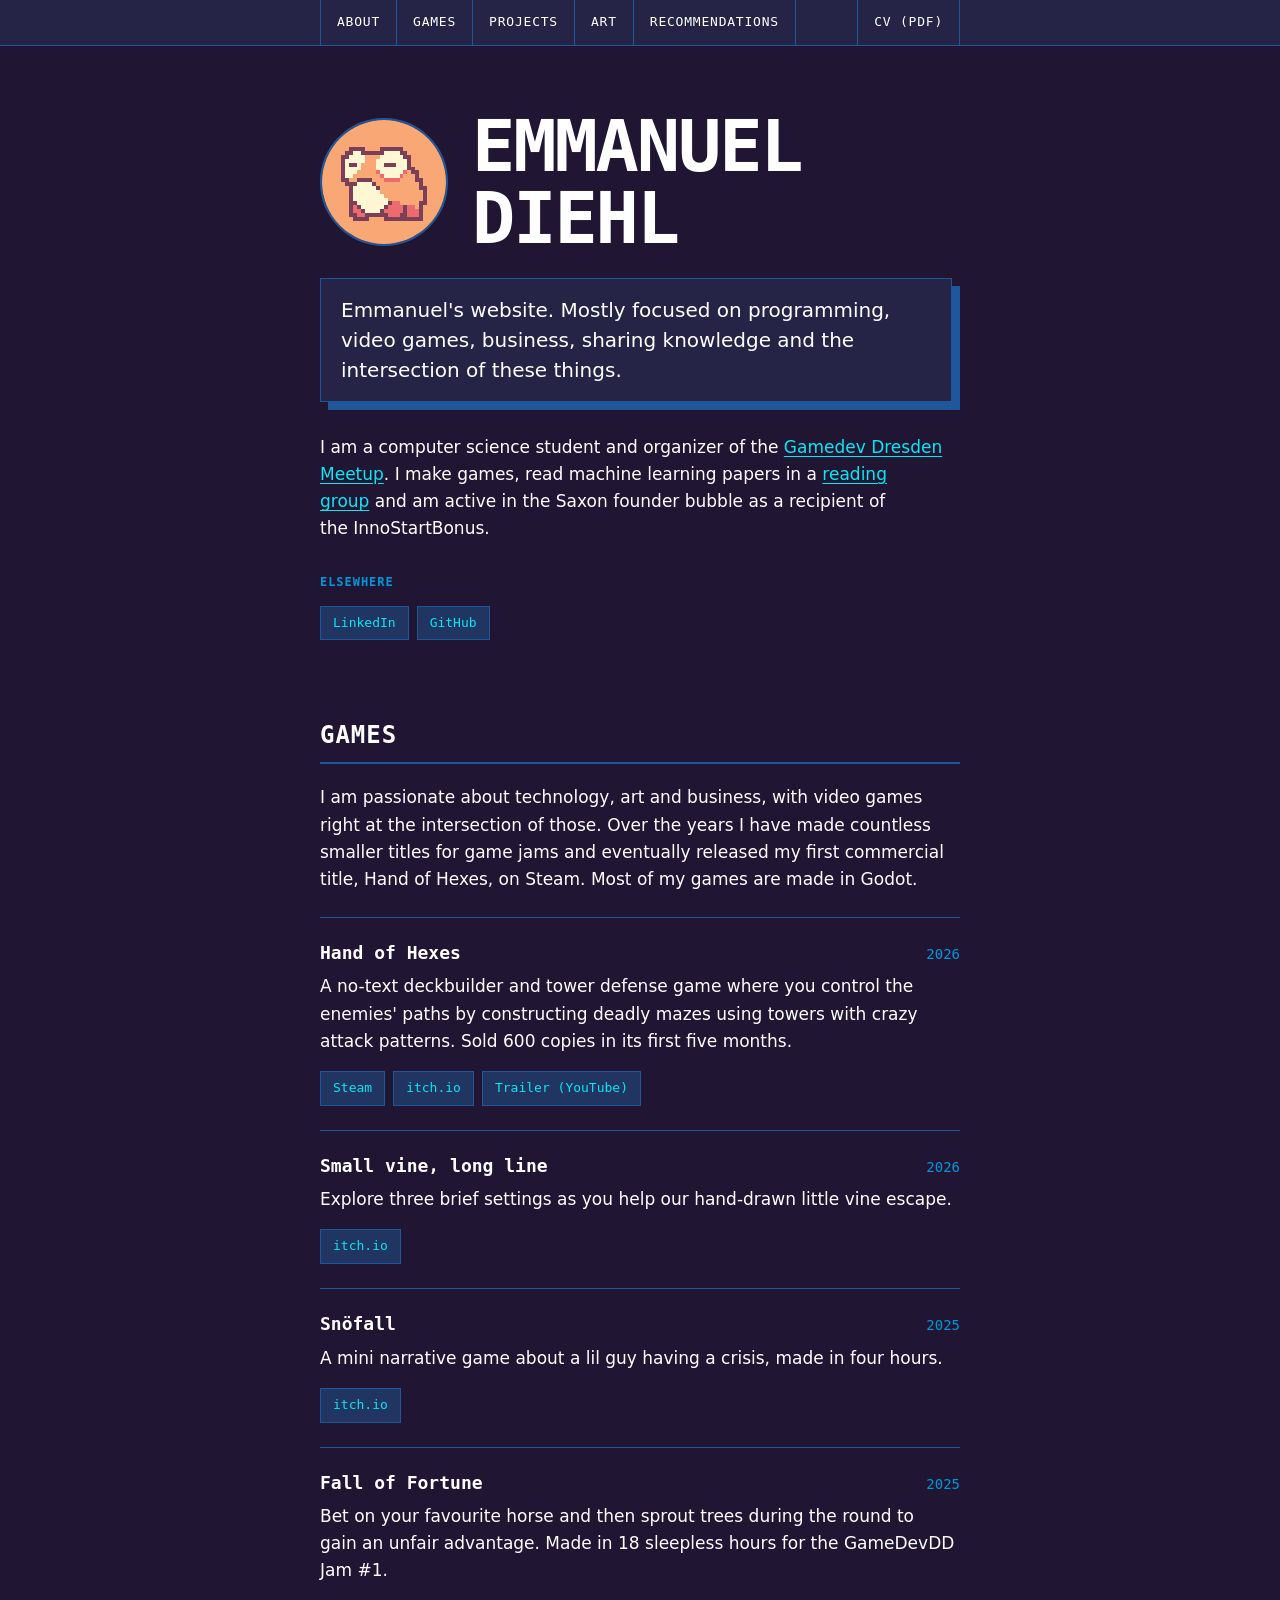
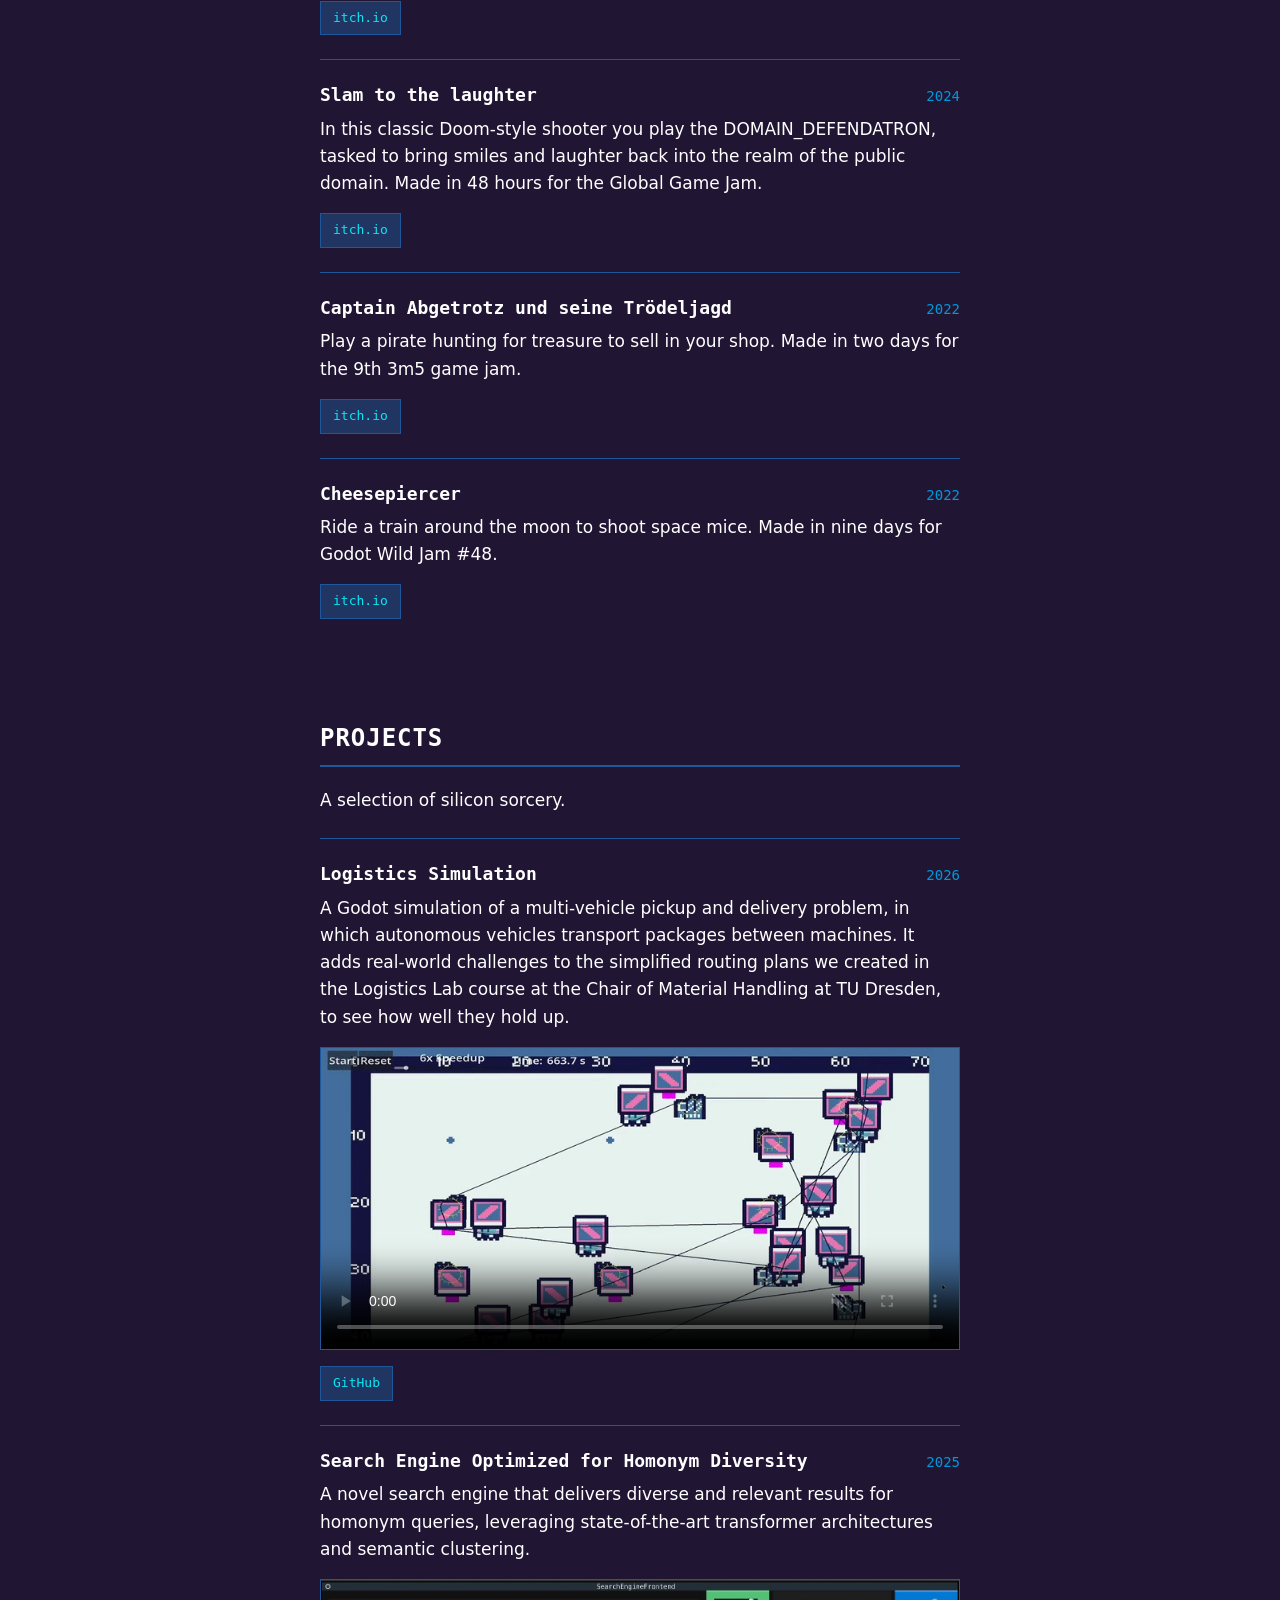
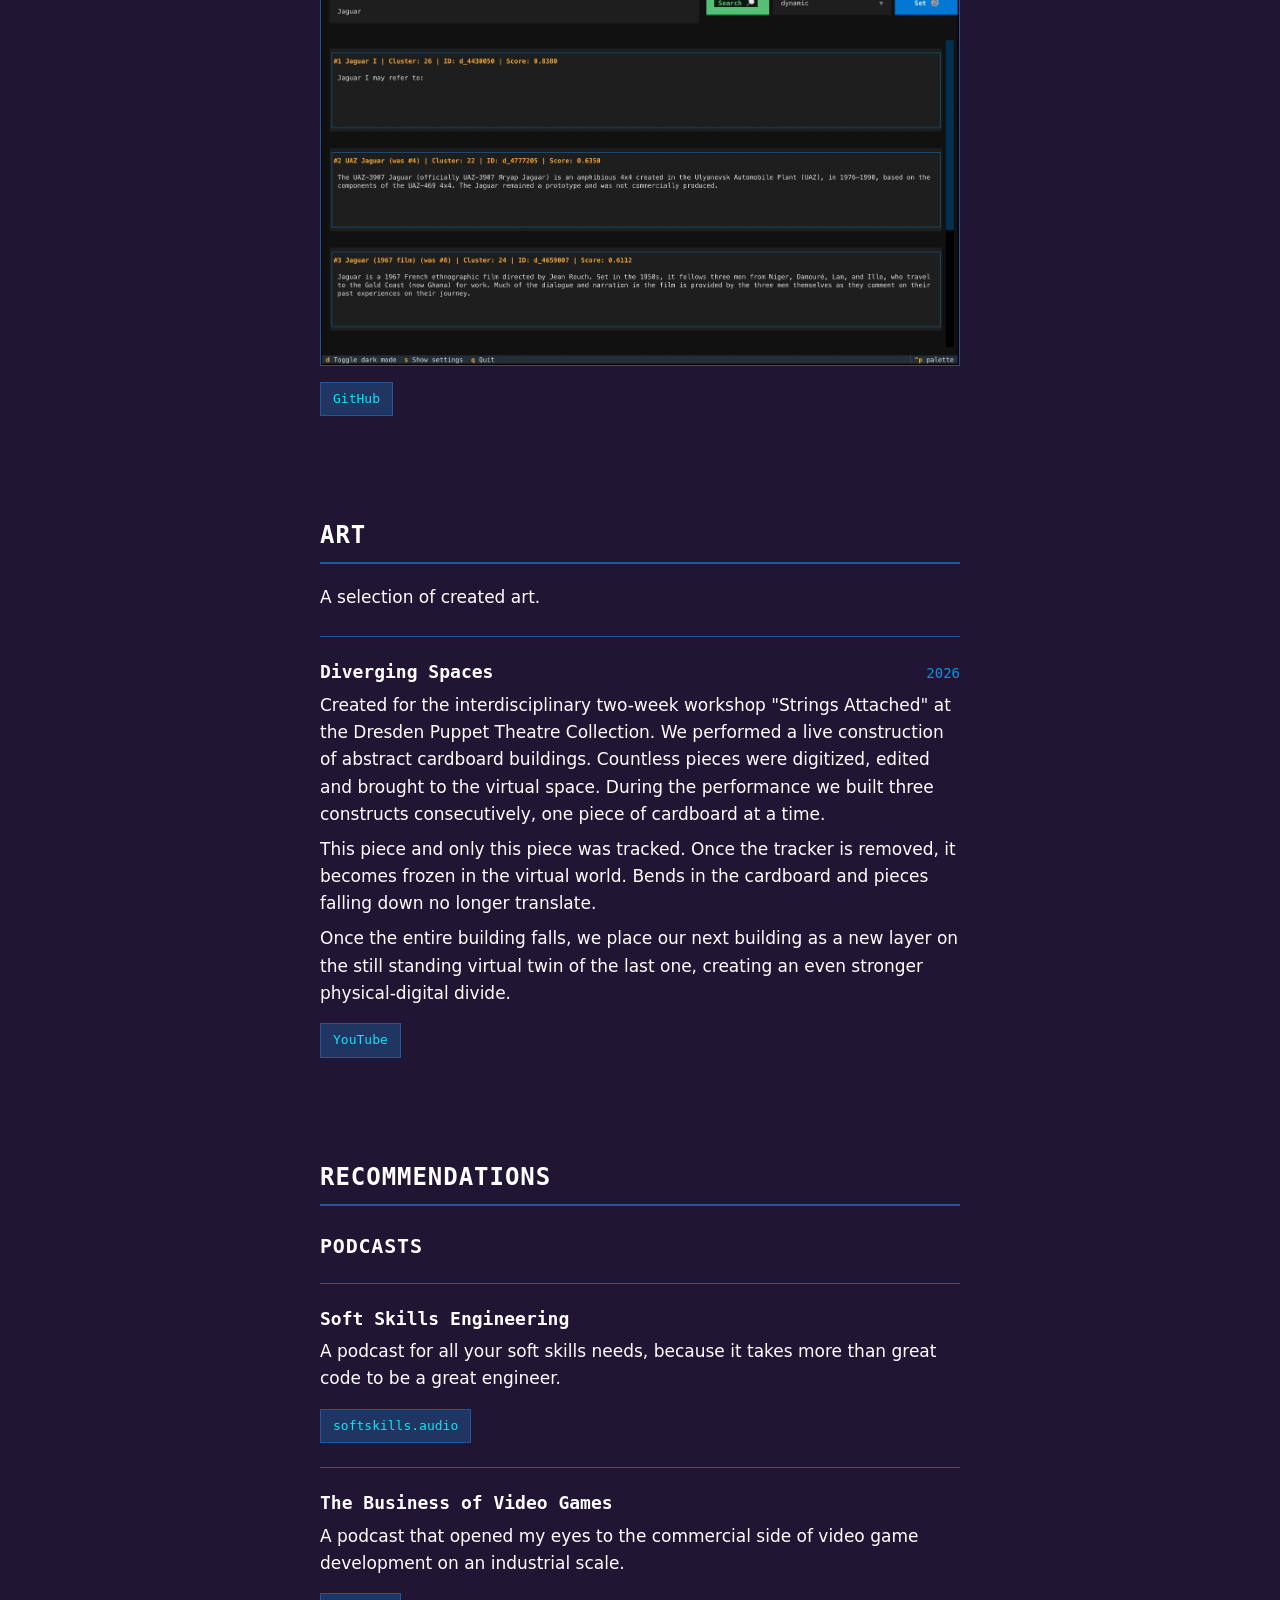
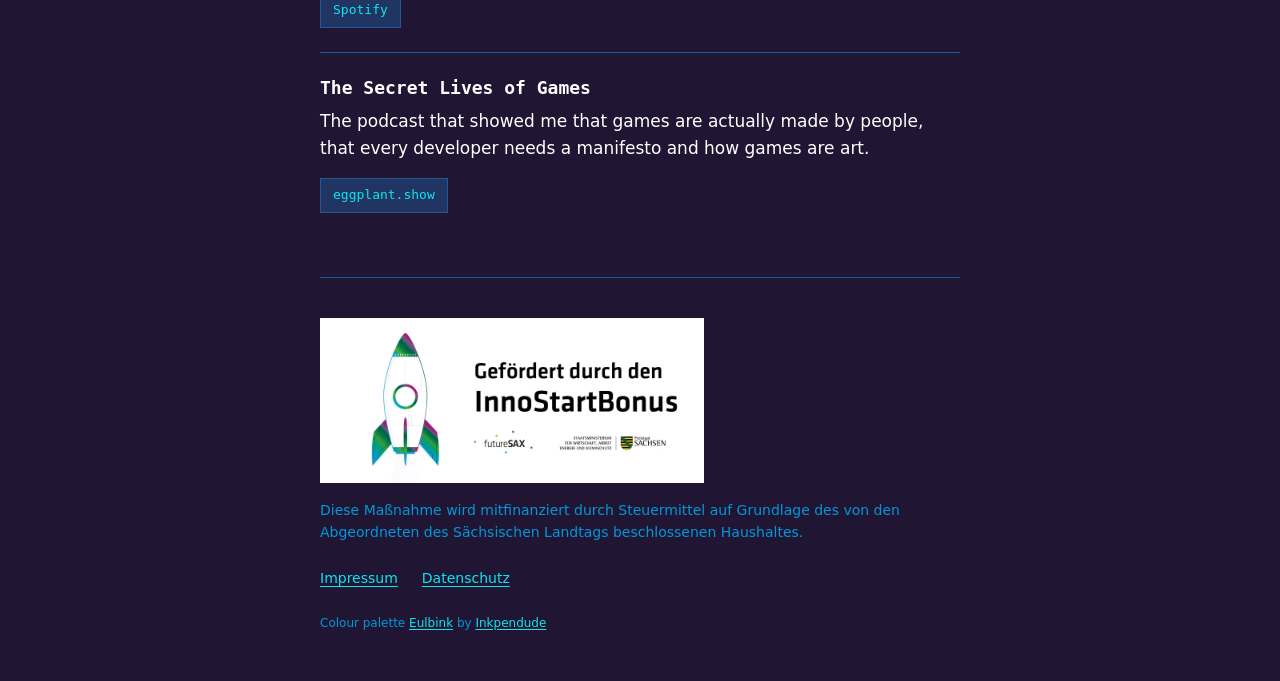
<file: index.html>
<!doctype html>
<html lang="en">
<head>
  <meta charset="utf-8">
  <meta name="viewport" content="width=device-width, initial-scale=1">
  <meta name="color-scheme" content="dark">
  <meta name="description" content="Emmanuel's website. Mostly focused on programming, video games, business, sharing knowledge and the intersection of these things.">
  <title>Emmanuel Diehl</title>
  <link rel="stylesheet" href="style.css">
  <link rel="icon" href="Files/Images/favicon.png" type="image/png">
</head>
<body>
  <header>
    <nav>
      <a href="#about">About</a>
      <a href="#games">Games</a>
      <a href="#projects">Projects</a>
      <a href="#art">Art</a>
      <a href="#recommendations">Recommendations</a>
      <a href="Files/cv.pdf">CV (PDF)</a>
    </nav>
  </header>
  <main>

    <section id="about">
      <div class="intro">
        <img class="avatar" src="Files/Images/frog.webp" width="256" height="256" alt="Pixel art of a frog">
        <h1>Emmanuel Diehl</h1>
      </div>
      <p class="tagline">Emmanuel's website. Mostly focused on programming, video games, business, sharing knowledge and the intersection of these things.</p>
      <p>I am a computer science student and organizer of the <a href="https://www.gamedevdd.de/">Gamedev Dresden Meetup</a>. I make games, read machine learning papers in a <a href="https://ascii-dresden.github.io/reading-group/">reading group</a> and am active in the Saxon founder bubble as a recipient of the InnoStartBonus.</p>
      <h2 class="label">Elsewhere</h2>
      <ul class="links">
        <li><a href="https://www.linkedin.com/in/emmanuel-diehl">LinkedIn</a></li>
        <li><a href="https://github.com/emmdie">GitHub</a></li>
      </ul>
    </section>

    <section id="games">
      <h2>Games</h2>
      <p>I am passionate about technology, art and business, with video games right at the intersection of those. Over the years I have made countless smaller titles for game jams and eventually released my first commercial title, Hand of Hexes, on Steam. Most of my games are made in Godot.</p>
      <ul class="entries">
        <li>
          <h3>Hand of Hexes</h3>
          <time>2026</time>
          <p>A no-text deckbuilder and tower defense game where you control the enemies' paths by constructing deadly mazes using towers with crazy attack patterns. Sold 600 copies in its first five months.</p>
          <ul class="links">
            <li><a href="https://store.steampowered.com/app/3238220/Hand_of_Hexes/">Steam</a></li>
            <li><a href="https://emmdie.itch.io/hand-of-hexes">itch.io</a></li>
            <li><a href="https://youtu.be/g1uG6g0LF_8">Trailer (YouTube)</a></li>
          </ul>
        </li>
        <li>
          <h3>Small vine, long line</h3>
          <time>2026</time>
          <p>Explore three brief settings as you help our hand-drawn little vine escape.</p>
          <ul class="links">
            <li><a href="https://emmdie.itch.io/small-vine-long-line">itch.io</a></li>
          </ul>
        </li>
        <li>
          <h3>Snöfall</h3>
          <time>2025</time>
          <p>A mini narrative game about a lil guy having a crisis, made in four hours.</p>
          <ul class="links">
            <li><a href="https://emmdie.itch.io/snfall">itch.io</a></li>
          </ul>
        </li>
        <li>
          <h3>Fall of Fortune</h3>
          <time>2025</time>
          <p>Bet on your favourite horse and then sprout trees during the round to gain an unfair advantage. Made in 18 sleepless hours for the GameDevDD Jam #1.</p>
          <ul class="links">
            <li><a href="https://emmdie.itch.io/fall-of-fortune">itch.io</a></li>
          </ul>
        </li>
        <li>
          <h3>Slam to the laughter</h3>
          <time>2024</time>
          <p>In this classic Doom-style shooter you play the DOMAIN_DEFENDATRON, tasked to bring smiles and laughter back into the realm of the public domain. Made in 48 hours for the Global Game Jam.</p>
          <ul class="links">
            <li><a href="https://emmdie.itch.io/slam-to-the-laughter">itch.io</a></li>
          </ul>
        </li>
        <li>
          <h3 lang="de">Captain Abgetrotz und seine Trödeljagd</h3>
          <time>2022</time>
          <p>Play a pirate hunting for treasure to sell in your shop. Made in two days for the 9th 3m5 game jam.</p>
          <ul class="links">
            <li><a href="https://emmdie.itch.io/captain-abgerotzt">itch.io</a></li>
          </ul>
        </li>
        <li>
          <h3>Cheesepiercer</h3>
          <time>2022</time>
          <p>Ride a train around the moon to shoot space mice. Made in nine days for Godot Wild Jam #48.</p>
          <ul class="links">
            <li><a href="https://emmdie.itch.io/cheesepiercer">itch.io</a></li>
          </ul>
        </li>
      </ul>
    </section>

    <section id="projects">
      <h2>Projects</h2>
      <p>A selection of silicon sorcery.</p>
      <ul class="entries">
        <li>
          <h3>Logistics Simulation</h3>
          <time>2026</time>
          <p>A Godot simulation of a multi-vehicle pickup and delivery problem, in which autonomous vehicles transport packages between machines. It adds real-world challenges to the simplified routing plans we created in the Logistics Lab course at the Chair of Material Handling at TU Dresden, to see how well they hold up.</p>
          <video src="Files/Projects/LogisticsLab/Simulation.mp4" poster="Files/Projects/LogisticsLab/SimulationPoster.webp" width="800" height="378" autoplay muted loop playsinline controls aria-label="Simulation run in which vehicles drive their planned routes and transport packages between machines"></video>
          <ul class="links">
            <li><a href="https://github.com/emmdie/LogisticSimulation">GitHub</a></li>
          </ul>
        </li>
        <li>
          <h3>Search Engine Optimized for Homonym Diversity</h3>
          <time>2025</time>
          <p>A novel search engine that delivers diverse and relevant results for homonym queries, leveraging state-of-the-art transformer architectures and semantic clustering.</p>
          <img src="Files/Projects/IrPraktikum/Screenshot.webp" width="1463" height="882" alt="Terminal interface of the search engine listing results for the query Jaguar, each with its cluster and score" loading="lazy">
          <ul class="links">
            <li><a href="https://github.com/emmdie/IR_Praktikum">GitHub</a></li>
          </ul>
        </li>
      </ul>
    </section>

    <section id="art">
      <h2>Art</h2>
      <p>A selection of created art.</p>
      <ul class="entries">
        <li>
          <h3>Diverging Spaces</h3>
          <time>2026</time>
          <p>Created for the interdisciplinary two-week workshop "Strings Attached" at the Dresden Puppet Theatre Collection. We performed a live construction of abstract cardboard buildings. Countless pieces were digitized, edited and brought to the virtual space. During the performance we built three constructs consecutively, one piece of cardboard at a time.</p>
          <p>This piece and only this piece was tracked. Once the tracker is removed, it becomes frozen in the virtual world. Bends in the cardboard and pieces falling down no longer translate.</p>
          <p>Once the entire building falls, we place our next building as a new layer on the still standing virtual twin of the last one, creating an even stronger physical-digital divide.</p>
          <ul class="links">
            <li><a href="https://www.youtube.com/watch?v=MiEZhh3xDB0">YouTube</a></li>
          </ul>
        </li>
      </ul>
    </section>

    <section id="recommendations">
      <h2>Recommendations</h2>
      <h3>Podcasts</h3>
      <ul class="entries">
        <li>
          <h4>Soft Skills Engineering</h4>
          <p>A podcast for all your soft skills needs, because it takes more than great code to be a great engineer.</p>
          <ul class="links">
            <li><a href="https://softskills.audio/">softskills.audio</a></li>
          </ul>
        </li>
        <li>
          <h4>The Business of Video Games</h4>
          <p>A podcast that opened my eyes to the commercial side of video game development on an industrial scale.</p>
          <ul class="links">
            <li><a href="https://open.spotify.com/show/5p1x8yXzt2gleBaw4Ic6Ak">Spotify</a></li>
          </ul>
        </li>
        <li>
          <h4>The Secret Lives of Games</h4>
          <p>The podcast that showed me that games are actually made by people, that every developer needs a manifesto and how games are art.</p>
          <ul class="links">
            <li><a href="https://eggplant.show/">eggplant.show</a></li>
          </ul>
        </li>
      </ul>
    </section>

  </main>
  <footer>
    <div class="funding" lang="de">
      <img src="Files/Images/InnoStartBonus.webp" width="960" height="412" alt="Gefördert durch den InnoStartBonus. futureSAX. Staatsministerium für Wirtschaft, Arbeit, Energie und Klimaschutz. Freistaat Sachsen." loading="lazy">
      <p>Diese Maßnahme wird mitfinanziert durch Steuermittel auf Grundlage des von den Abgeordneten des Sächsischen Landtags beschlossenen Haushaltes.</p>
    </div>
    <ul lang="de">
      <li><a href="impressum.html">Impressum</a></li>
      <li><a href="datenschutz.html">Datenschutz</a></li>
    </ul>
    <p class="credit" lang="en">Colour palette <a href="https://lospec.com/palette-list/eulbink">Eulbink</a> by <a href="https://lospec.com/inkpendude">Inkpendude</a></p>
  </footer>
</body>
</html>
</file>
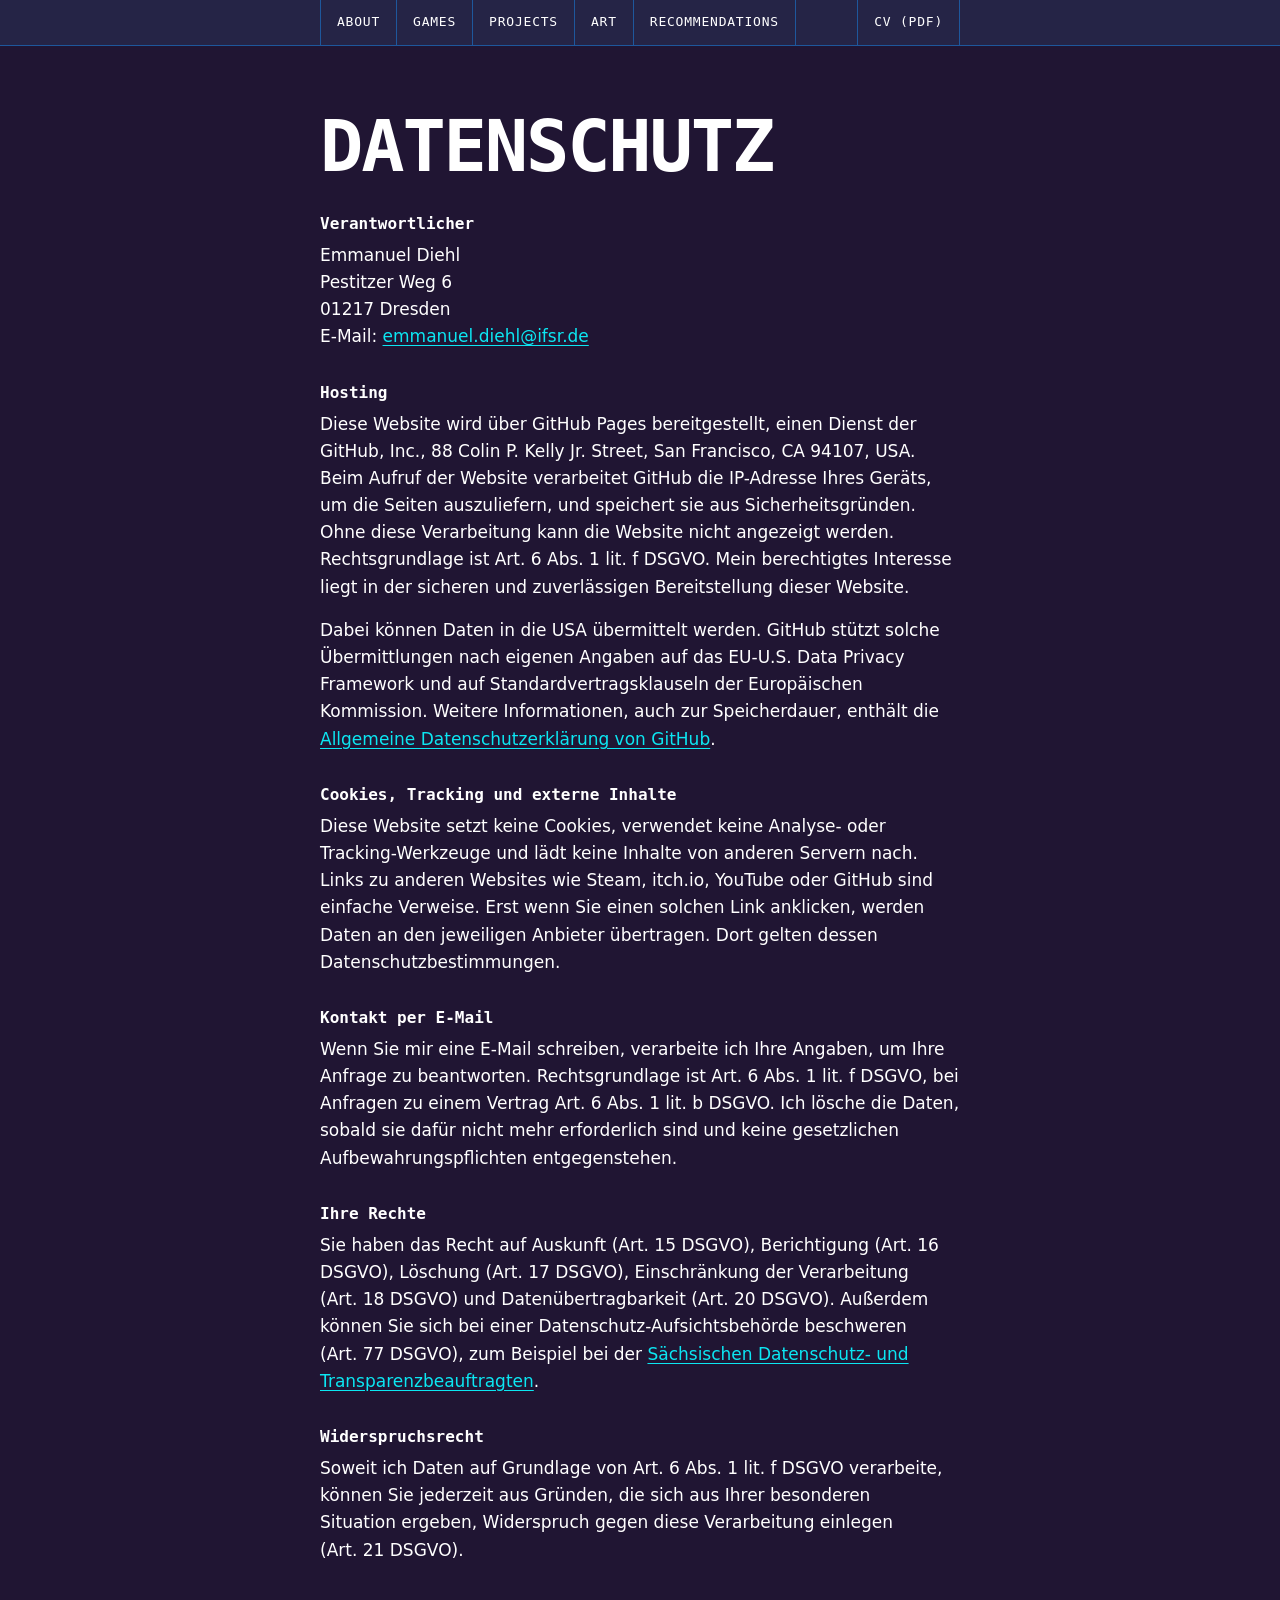
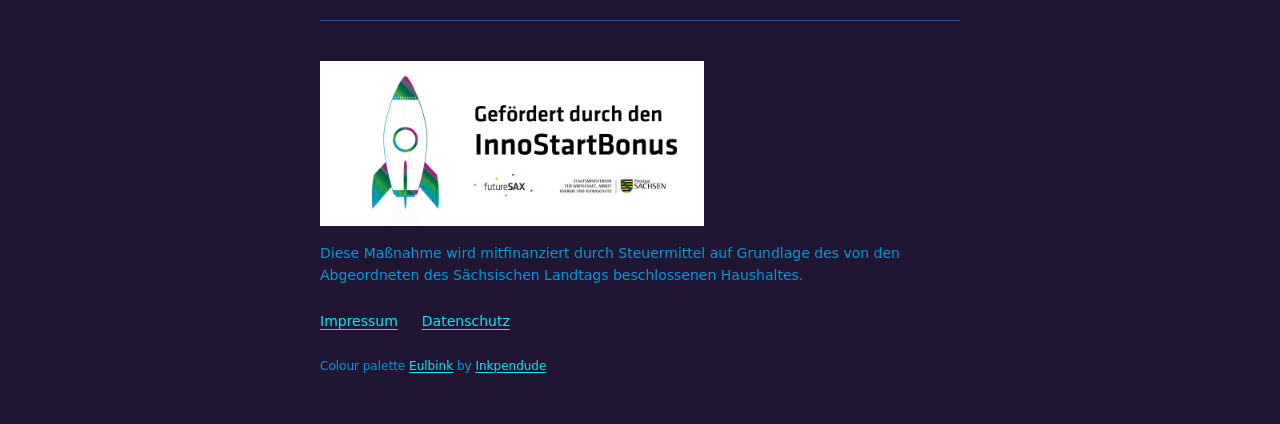
<file: datenschutz.html>
<!doctype html>
<html lang="de">
<head>
  <meta charset="utf-8">
  <meta name="viewport" content="width=device-width, initial-scale=1">
  <meta name="color-scheme" content="dark">
  <title>Datenschutz · Emmanuel Diehl</title>
  <link rel="stylesheet" href="style.css">
  <link rel="icon" href="Files/Images/favicon.png" type="image/png">
</head>
<body>
  <header>
    <nav lang="en">
      <a href="index.html#about">About</a>
      <a href="index.html#games">Games</a>
      <a href="index.html#projects">Projects</a>
      <a href="index.html#art">Art</a>
      <a href="index.html#recommendations">Recommendations</a>
      <a href="Files/cv.pdf">CV (PDF)</a>
    </nav>
  </header>
  <main class="legal">
    <h1>Datenschutz</h1>
    <h2>Verantwortlicher</h2>
    <p>Emmanuel Diehl<br>Pestitzer Weg 6<br>01217 Dresden<br>E-Mail: <a href="&#109;&#97;&#105;&#108;&#116;&#111;&#58;&#101;&#109;&#109;&#97;&#110;&#117;&#101;&#108;&#46;&#100;&#105;&#101;&#104;&#108;&#64;&#105;&#102;&#115;&#114;&#46;&#100;&#101;">&#101;&#109;&#109;&#97;&#110;&#117;&#101;&#108;&#46;&#100;&#105;&#101;&#104;&#108;&#64;&#105;&#102;&#115;&#114;&#46;&#100;&#101;</a></p>
    <h2>Hosting</h2>
    <p>Diese Website wird über GitHub Pages bereitgestellt, einen Dienst der GitHub, Inc., 88 Colin P. Kelly Jr. Street, San Francisco, CA 94107, USA. Beim Aufruf der Website verarbeitet GitHub die IP-Adresse Ihres Geräts, um die Seiten auszuliefern, und speichert sie aus Sicherheitsgründen. Ohne diese Verarbeitung kann die Website nicht angezeigt werden. Rechtsgrundlage ist Art.&nbsp;6 Abs.&nbsp;1 lit.&nbsp;f DSGVO. Mein berechtigtes Interesse liegt in der sicheren und zuverlässigen Bereitstellung dieser Website.</p>
    <p>Dabei können Daten in die USA übermittelt werden. GitHub stützt solche Übermittlungen nach eigenen Angaben auf das EU-U.S. Data Privacy Framework und auf Standardvertragsklauseln der Europäischen Kommission. Weitere Informationen, auch zur Speicherdauer, enthält die <a href="https://docs.github.com/de/site-policy/privacy-policies/github-general-privacy-statement">Allgemeine Datenschutzerklärung von GitHub</a>.</p>
    <h2>Cookies, Tracking und externe Inhalte</h2>
    <p>Diese Website setzt keine Cookies, verwendet keine Analyse- oder Tracking-Werkzeuge und lädt keine Inhalte von anderen Servern nach. Links zu anderen Websites wie Steam, itch.io, YouTube oder GitHub sind einfache Verweise. Erst wenn Sie einen solchen Link anklicken, werden Daten an den jeweiligen Anbieter übertragen. Dort gelten dessen Datenschutzbestimmungen.</p>
    <h2>Kontakt per E-Mail</h2>
    <p>Wenn Sie mir eine E-Mail schreiben, verarbeite ich Ihre Angaben, um Ihre Anfrage zu beantworten. Rechtsgrundlage ist Art.&nbsp;6 Abs.&nbsp;1 lit.&nbsp;f DSGVO, bei Anfragen zu einem Vertrag Art.&nbsp;6 Abs.&nbsp;1 lit.&nbsp;b DSGVO. Ich lösche die Daten, sobald sie dafür nicht mehr erforderlich sind und keine gesetzlichen Aufbewahrungspflichten entgegenstehen.</p>
    <h2>Ihre Rechte</h2>
    <p>Sie haben das Recht auf Auskunft (Art.&nbsp;15 DSGVO), Berichtigung (Art.&nbsp;16 DSGVO), Löschung (Art.&nbsp;17 DSGVO), Einschränkung der Verarbeitung (Art.&nbsp;18 DSGVO) und Datenübertragbarkeit (Art.&nbsp;20 DSGVO). Außerdem können Sie sich bei einer Datenschutz-Aufsichtsbehörde beschweren (Art.&nbsp;77 DSGVO), zum Beispiel bei der <a href="https://www.datenschutz.sachsen.de/">Sächsischen Datenschutz- und Transparenzbeauftragten</a>.</p>
    <h2>Widerspruchsrecht</h2>
    <p>Soweit ich Daten auf Grundlage von Art.&nbsp;6 Abs.&nbsp;1 lit.&nbsp;f DSGVO verarbeite, können Sie jederzeit aus Gründen, die sich aus Ihrer besonderen Situation ergeben, Widerspruch gegen diese Verarbeitung einlegen (Art.&nbsp;21 DSGVO).</p>
  </main>
  <footer>
    <div class="funding" lang="de">
      <img src="Files/Images/InnoStartBonus.webp" width="960" height="412" alt="Gefördert durch den InnoStartBonus. futureSAX. Staatsministerium für Wirtschaft, Arbeit, Energie und Klimaschutz. Freistaat Sachsen." loading="lazy">
      <p>Diese Maßnahme wird mitfinanziert durch Steuermittel auf Grundlage des von den Abgeordneten des Sächsischen Landtags beschlossenen Haushaltes.</p>
    </div>
    <ul lang="de">
      <li><a href="impressum.html">Impressum</a></li>
      <li><a href="datenschutz.html">Datenschutz</a></li>
    </ul>
    <p class="credit" lang="en">Colour palette <a href="https://lospec.com/palette-list/eulbink">Eulbink</a> by <a href="https://lospec.com/inkpendude">Inkpendude</a></p>
  </footer>
</body>
</html>
</file>
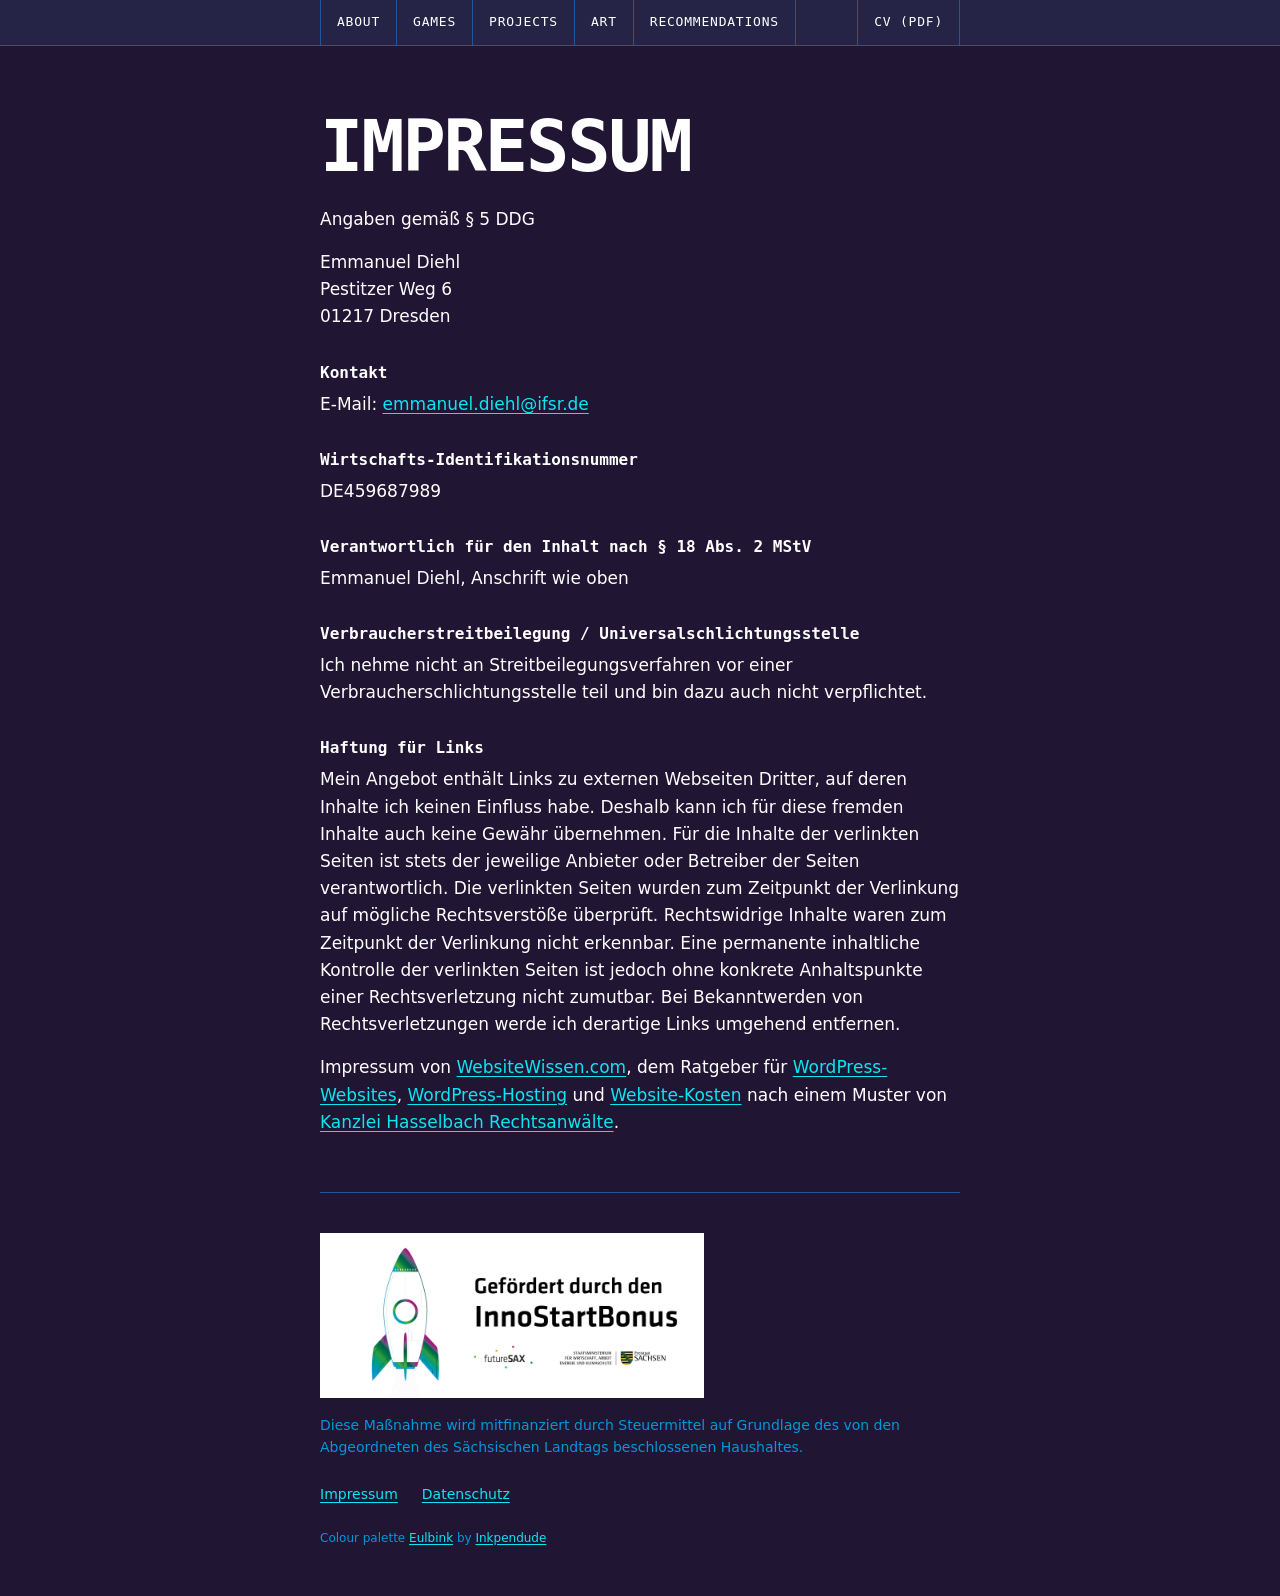
<file: impressum.html>
<!doctype html>
<html lang="de">
<head>
  <meta charset="utf-8">
  <meta name="viewport" content="width=device-width, initial-scale=1">
  <meta name="color-scheme" content="dark">
  <title>Impressum · Emmanuel Diehl</title>
  <link rel="stylesheet" href="style.css">
  <link rel="icon" href="Files/Images/favicon.png" type="image/png">
</head>
<body>
  <header>
    <nav lang="en">
      <a href="index.html#about">About</a>
      <a href="index.html#games">Games</a>
      <a href="index.html#projects">Projects</a>
      <a href="index.html#art">Art</a>
      <a href="index.html#recommendations">Recommendations</a>
      <a href="Files/cv.pdf">CV (PDF)</a>
    </nav>
  </header>
  <main class="legal">
    <h1>Impressum</h1>
    <p>Angaben gemäß §&nbsp;5 DDG</p>
    <p>Emmanuel Diehl<br>Pestitzer Weg 6<br>01217 Dresden</p>
    <h2>Kontakt</h2>
    <p>E-Mail: <a href="&#109;&#97;&#105;&#108;&#116;&#111;&#58;&#101;&#109;&#109;&#97;&#110;&#117;&#101;&#108;&#46;&#100;&#105;&#101;&#104;&#108;&#64;&#105;&#102;&#115;&#114;&#46;&#100;&#101;">&#101;&#109;&#109;&#97;&#110;&#117;&#101;&#108;&#46;&#100;&#105;&#101;&#104;&#108;&#64;&#105;&#102;&#115;&#114;&#46;&#100;&#101;</a></p>
    <h2>Wirtschafts-Identifikationsnummer</h2>
    <p>DE459687989</p>
    <h2>Verantwortlich für den Inhalt nach §&nbsp;18 Abs.&nbsp;2 MStV</h2>
    <p>Emmanuel Diehl, Anschrift wie oben</p>
    <h2>Verbraucherstreitbeilegung / Universalschlichtungsstelle</h2>
    <p>Ich nehme nicht an Streitbeilegungsverfahren vor einer Verbraucherschlichtungsstelle teil und bin dazu auch nicht verpflichtet.</p>
    <h2>Haftung für Links</h2>
    <p>Mein Angebot enthält Links zu externen Webseiten Dritter, auf deren Inhalte ich keinen Einfluss habe. Deshalb kann ich für diese fremden Inhalte auch keine Gewähr übernehmen. Für die Inhalte der verlinkten Seiten ist stets der jeweilige Anbieter oder Betreiber der Seiten verantwortlich. Die verlinkten Seiten wurden zum Zeitpunkt der Verlinkung auf mögliche Rechtsverstöße überprüft. Rechtswidrige Inhalte waren zum Zeitpunkt der Verlinkung nicht erkennbar. Eine permanente inhaltliche Kontrolle der verlinkten Seiten ist jedoch ohne konkrete Anhaltspunkte einer Rechtsverletzung nicht zumutbar. Bei Bekanntwerden von Rechtsverletzungen werde ich derartige Links umgehend entfernen.</p>
    <p>Impressum von <a href="https://websitewissen.com">WebsiteWissen.com</a>, dem Ratgeber für <a href="https://websitewissen.com/wordpress-website-erstellen">WordPress-Websites</a>, <a href="https://websitewissen.com/wordpress-hosting-vergleich">WordPress-Hosting</a> und <a href="https://websitewissen.com/website-kosten">Website-Kosten</a> nach einem Muster von <a href="https://www.kanzlei-hasselbach.de/">Kanzlei Hasselbach Rechtsanwälte</a>.</p>
  </main>
  <footer>
    <div class="funding" lang="de">
      <img src="Files/Images/InnoStartBonus.webp" width="960" height="412" alt="Gefördert durch den InnoStartBonus. futureSAX. Staatsministerium für Wirtschaft, Arbeit, Energie und Klimaschutz. Freistaat Sachsen." loading="lazy">
      <p>Diese Maßnahme wird mitfinanziert durch Steuermittel auf Grundlage des von den Abgeordneten des Sächsischen Landtags beschlossenen Haushaltes.</p>
    </div>
    <ul lang="de">
      <li><a href="impressum.html">Impressum</a></li>
      <li><a href="datenschutz.html">Datenschutz</a></li>
    </ul>
    <p class="credit" lang="en">Colour palette <a href="https://lospec.com/palette-list/eulbink">Eulbink</a> by <a href="https://lospec.com/inkpendude">Inkpendude</a></p>
  </footer>
</body>
</html>
</file>
<file: style.css>
:root {
  --background: #201533;
  --surface: #252446;
  --raised: #203562;
  --line: #1e579c;
  --muted: #0098db;
  --accent: #0ce6f2;
  --text: #ffffff;
  --sans: system-ui, sans-serif;
  --mono: ui-monospace, "Cascadia Code", "Source Code Pro", Menlo, Consolas, "DejaVu Sans Mono", monospace;
  --measure: 40rem;
  --gutter: 1rem;
  color-scheme: dark;
}

*,
*::before,
*::after {
  box-sizing: border-box;
}

html {
  background: var(--background);
  color: var(--text);
  font-family: var(--sans);
  line-height: 1.6;
  scroll-padding-top: 5.5rem;
  -webkit-text-size-adjust: 100%;
  text-size-adjust: 100%;
}

body {
  margin: 0;
  font-size: 1.0625rem;
}

header {
  position: sticky;
  top: 0;
  z-index: 1;
  background: var(--surface);
  border-bottom: 1px solid var(--line);
}

nav {
  display: grid;
  grid-template-columns: repeat(3, auto);
}

nav a {
  padding: 0.75rem 0.5rem;
  font-family: var(--mono);
  font-size: 0.75rem;
  letter-spacing: 0.06em;
  text-align: center;
  text-transform: uppercase;
  text-decoration: none;
  color: var(--text);
  border-right: 1px solid var(--line);
  border-bottom: 1px solid var(--line);
}

nav a:nth-child(3n) {
  border-right: 0;
}

nav a:nth-child(n + 4) {
  border-bottom: 0;
}

nav a:focus-visible {
  outline-offset: -2px;
}

main,
footer {
  width: min(100% - 2 * var(--gutter), var(--measure));
  margin-inline: auto;
}

section {
  padding-block: 2.5rem;
}

section:first-child {
  padding-top: 4rem;
}

.legal {
  padding-block: 4rem 2.5rem;
}

h1,
h2,
h3,
h4 {
  margin: 0;
  font-family: var(--mono);
  line-height: 1.25;
  text-wrap: balance;
}

h1 {
  margin-bottom: 1.5rem;
  overflow-wrap: break-word;
  font-size: clamp(2.5rem, 10vw, 4.5rem);
  line-height: 1;
  letter-spacing: -0.03em;
  text-transform: uppercase;
}

h2 {
  margin-bottom: 1.25rem;
  padding-bottom: 0.75rem;
  font-size: 1.5rem;
  letter-spacing: 0.04em;
  text-transform: uppercase;
  border-bottom: 2px solid var(--line);
}

section > h3 {
  margin-top: 1.75rem;
  font-size: 1.25rem;
  letter-spacing: 0.04em;
  text-transform: uppercase;
}

.label {
  margin: 2rem 0 0;
  padding: 0;
  font-size: 0.75rem;
  letter-spacing: 0.08em;
  text-transform: uppercase;
  color: var(--muted);
  border: 0;
}

p {
  margin: 0 0 1rem;
  text-wrap: pretty;
}

a {
  color: var(--accent);
  text-underline-offset: 0.2em;
}

a:hover {
  color: var(--background);
  background: var(--accent);
}

a:focus-visible {
  outline: 2px solid var(--accent);
  outline-offset: 2px;
}

::selection {
  color: var(--background);
  background: var(--accent);
}

img,
video {
  display: block;
  max-width: 100%;
  height: auto;
}

.intro {
  display: flex;
  align-items: center;
  gap: 1rem;
  margin-bottom: 1.5rem;
}

.intro h1 {
  min-width: 0;
  margin: 0;
}

.avatar {
  flex: none;
  width: 4.5rem;
  border: 2px solid var(--line);
  border-radius: 50%;
  image-rendering: pixelated;
}

.tagline {
  margin: 0 0.5rem 2rem 0;
  padding: 1rem 1.25rem;
  font-size: 1.25rem;
  line-height: 1.5;
  background: var(--surface);
  border: 1px solid var(--line);
  box-shadow: 0.5rem 0.5rem 0 var(--line);
}

.entries {
  margin: 1.5rem 0 0;
  padding: 0;
  list-style: none;
}

.entries > li {
  display: grid;
  grid-template-columns: 1fr auto;
  align-items: baseline;
  column-gap: 1rem;
  padding-block: 1.5rem;
  border-top: 1px solid var(--line);
}

.entries > li > * {
  grid-column: 1 / -1;
}

.entries h3,
.entries h4 {
  grid-column: 1;
  font-size: 1.125rem;
}

.entries time {
  grid-column: 2;
  font-family: var(--mono);
  font-size: 0.875rem;
  color: var(--muted);
}

.entries p {
  margin: 0.5rem 0 0;
}

.entries img,
.entries video {
  margin-top: 1rem;
  border: 1px solid var(--line);
}

.links {
  display: flex;
  flex-wrap: wrap;
  gap: 0.5rem;
  margin: 1rem 0 0;
  padding: 0;
  list-style: none;
}

.links a {
  display: block;
  padding: 0.375rem 0.75rem;
  font-family: var(--mono);
  font-size: 0.8125rem;
  text-decoration: none;
  background: var(--raised);
  border: 1px solid var(--line);
}

.links a:hover {
  background: var(--accent);
  border-color: var(--accent);
}

footer {
  padding-block: 2.5rem 3rem;
  font-size: 0.875rem;
  border-top: 1px solid var(--line);
}

.funding img {
  width: 24rem;
}

.funding p {
  margin-top: 1rem;
  color: var(--muted);
}

footer ul {
  display: flex;
  gap: 1.5rem;
  margin: 1.5rem 0 0;
  padding: 0;
  list-style: none;
}

.credit {
  margin: 1.5rem 0 0;
  font-size: 0.75rem;
  color: var(--muted);
}

.legal h2 {
  margin: 2rem 0 0.5rem;
  padding: 0;
  font-size: 1rem;
  letter-spacing: 0;
  text-transform: none;
  border: 0;
}

@media (prefers-reduced-motion: no-preference) {
  html {
    scroll-behavior: smooth;
  }
}

@media (min-width: 42rem) {
  html {
    scroll-padding-top: 3rem;
  }

  nav {
    display: flex;
    width: min(100% - 2 * var(--gutter), var(--measure));
    margin-inline: auto;
  }

  .intro {
    gap: 1.5rem;
  }

  .avatar {
    width: 8rem;
  }

  nav a {
    padding: 0.75rem 1rem;
    font-size: 0.8125rem;
    border-bottom: 0;
  }

  nav a:nth-child(3n) {
    border-right: 1px solid var(--line);
  }

  nav a:first-child,
  nav a:last-child {
    border-left: 1px solid var(--line);
  }

  nav a:last-child {
    margin-left: auto;
  }
}
</file>
